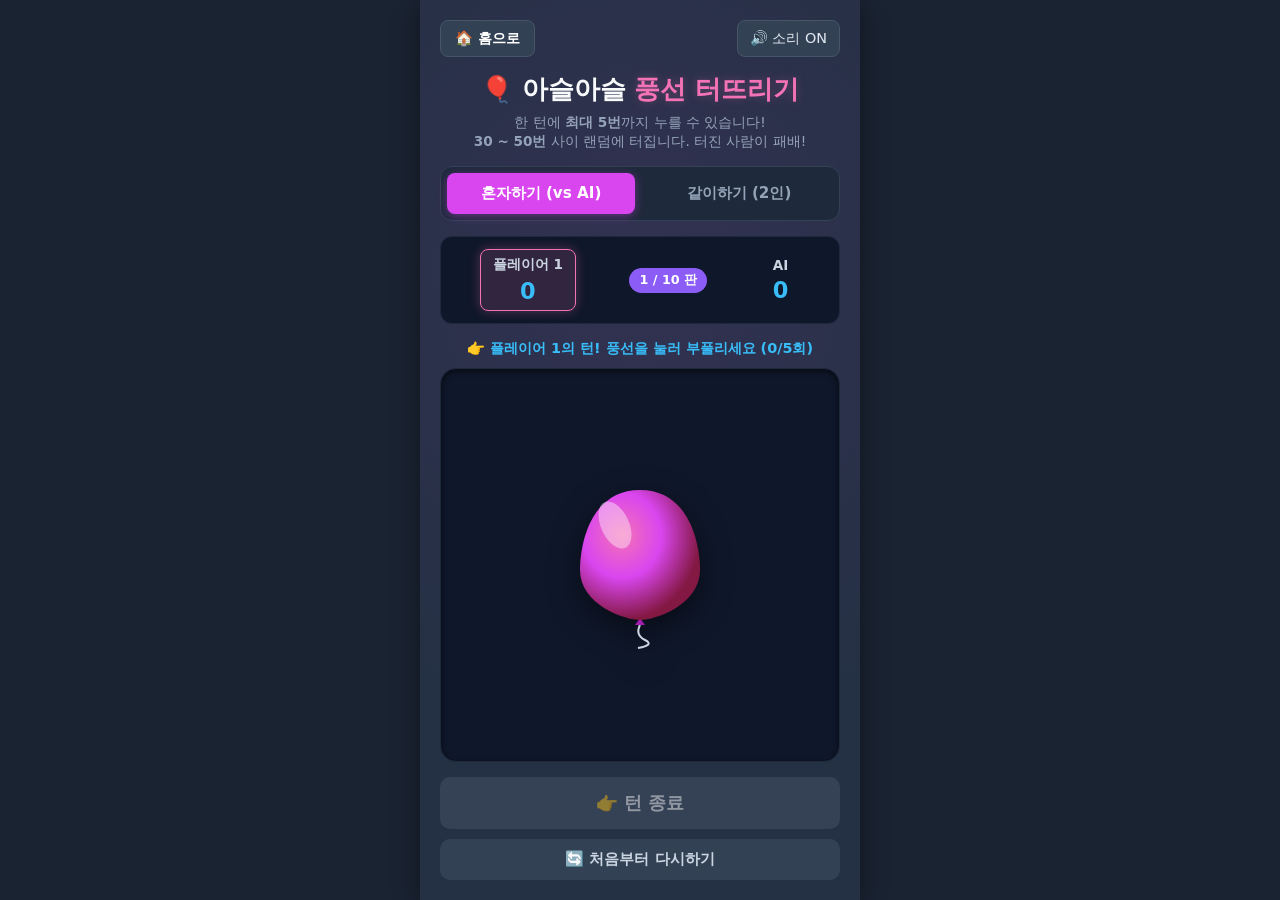
<file: games/balloon_game.html>
<!DOCTYPE html>
<html lang="ko">
<head>
    <meta charset="UTF-8">
    <meta name="viewport" content="width=device-width, initial-scale=1.0">
    <title>🎈 아슬아슬 풍선 터뜨리기!</title>
    <style>
        * { box-sizing: border-box; margin: 0; padding: 0; font-family: 'Pretendard', -apple-system, BlinkMacSystemFont, system-ui, Roboto, sans-serif; user-select: none; }
        
        body { 
            background-color: #1a2332; 
            display: flex; 
            justify-content: center; 
            align-items: flex-start; 
            min-height: 100vh; 
            padding: 0; 
            color: #fff; 
            overflow-x: hidden;
        }
        
        .container { 
            background: #243044; 
            width: 100%; 
            max-width: 440px; 
            min-height: 100vh; 
            padding: 20px; 
            text-align: center; 
            box-shadow: 0 4px 25px rgba(0,0,0,0.4); 
            display: flex; 
            flex-direction: column; 
            position: relative;
            background-image: radial-gradient(circle at 50% 30%, rgba(217, 70, 239, 0.08), transparent 70%);
        }
        
        .header { 
            display: flex; 
            align-items: center; 
            justify-content: space-between; 
            margin-bottom: 15px; 
        }

        .home-btn { 
            text-decoration: none; 
            color: #ffffff; 
            font-weight: bold; 
            font-size: 0.9rem; 
            background: #334155; 
            padding: 8px 14px; 
            border-radius: 8px; 
            display: inline-flex; 
            align-items: center; 
            gap: 6px; 
            transition: 0.2s; 
            border: 1px solid #475569; 
        }
        .home-btn:hover { background: #475569; }

        .sound-btn {
            background: #334155;
            color: #e2e8f0;
            border: 1px solid #475569;
            padding: 8px 12px;
            border-radius: 8px;
            cursor: pointer;
            font-size: 0.9rem;
            transition: 0.2s;
        }
        .sound-btn:hover { background: #475569; }

        h1 { font-size: 1.6rem; color: #f8fafc; margin-bottom: 6px; font-weight: 800; }
        .pink-accent { color: #f472b6; text-shadow: 0 0 10px rgba(244, 114, 182, 0.3); }

        .description { font-size: 0.85rem; color: #94a3b8; margin-bottom: 15px; line-height: 1.4; }

        .mode-selector {
            display: flex;
            gap: 10px;
            margin-bottom: 15px;
            background: #1e293b;
            padding: 6px;
            border-radius: 12px;
            border: 1px solid #334155;
        }

        .mode-btn {
            flex: 1;
            padding: 10px;
            font-size: 0.95rem;
            font-weight: bold;
            border: none;
            border-radius: 8px;
            background: transparent;
            color: #94a3b8;
            cursor: pointer;
            transition: all 0.2s;
        }

        .mode-btn.active {
            background: #d946ef;
            color: #ffffff;
            box-shadow: 0 2px 10px rgba(217, 70, 239, 0.4);
        }

        .scoreboard {
            background: #0f172a;
            border-radius: 12px;
            padding: 12px;
            margin-bottom: 15px;
            border: 1px solid #1e293b;
            display: flex;
            justify-content: space-around;
            align-items: center;
        }

        .player-card {
            display: flex;
            flex-direction: column;
            gap: 4px;
            padding: 6px 12px;
            border-radius: 8px;
            transition: all 0.3s ease;
        }

        .player-card.turn {
            background: rgba(244, 114, 182, 0.15);
            border: 1px solid #f472b6;
            box-shadow: 0 0 12px rgba(244, 114, 182, 0.3);
        }

        .player-name { font-size: 0.85rem; color: #cbd5e1; font-weight: 600; }
        .player-score { font-size: 1.4rem; font-weight: 800; color: #38bdf8; }

        .round-tag {
            background: #8b5cf6;
            color: white;
            font-size: 0.8rem;
            font-weight: bold;
            padding: 4px 10px;
            border-radius: 20px;
        }

        .stage {
            flex: 1;
            min-height: 300px;
            background: #0f172a;
            border-radius: 16px;
            border: 1px solid #1e293b;
            display: flex;
            flex-direction: column;
            align-items: center;
            justify-content: center;
            position: relative;
            overflow: hidden;
            box-shadow: inset 0 2px 6px rgba(0,0,0,0.6);
            margin-bottom: 15px;
        }

        #particleCanvas {
            position: absolute;
            top: 0;
            left: 0;
            width: 100%;
            height: 100%;
            pointer-events: none;
            z-index: 10;
        }

        .balloon-container {
            position: relative;
            cursor: pointer;
            display: flex;
            justify-content: center;
            align-items: center;
            transition: transform 0.15s cubic-bezier(0.175, 0.885, 0.32, 1.275);
        }

        .balloon-container:active {
            transform: scale(0.96);
        }

        .balloon-container.disabled {
            cursor: not-allowed;
            opacity: 0.8;
        }

        .balloon-svg {
            filter: drop-shadow(0 10px 15px rgba(0,0,0,0.5));
            transition: filter 0.3s ease;
        }

        .controls {
            display: flex;
            flex-direction: column;
            gap: 10px;
        }

        .btn { 
            width: 100%; 
            padding: 14px; 
            font-size: 1.1rem; 
            font-weight: bold; 
            border: none; 
            border-radius: 10px; 
            cursor: pointer; 
            transition: all 0.2s ease; 
            color: white; 
            display: flex;
            align-items: center;
            justify-content: center;
            gap: 8px;
        }

        .btn-turn { 
            background: linear-gradient(135deg, #e11d48, #be123c); 
            box-shadow: 0 4px 12px rgba(225, 29, 72, 0.3);
        }
        .btn-turn:hover:not(:disabled) { 
            background: linear-gradient(135deg, #f43f5e, #e11d48); 
            transform: translateY(-1px);
        }
        .btn-turn:disabled {
            background: #475569;
            opacity: 0.5;
            cursor: not-allowed;
            box-shadow: none;
        }

        .btn-restart {
            background: #334155;
            color: #cbd5e1;
            font-size: 0.95rem;
            padding: 10px;
        }
        .btn-restart:hover { background: #475569; color: #fff; }

        .status-msg {
            font-size: 0.9rem;
            color: #38bdf8;
            min-height: 24px;
            margin-bottom: 5px;
            font-weight: 600;
        }

        .status-msg.warning {
            color: #fbbf24;
        }

        .modal-overlay {
            position: absolute;
            top: 0; left: 0; right: 0; bottom: 0;
            background: rgba(15, 23, 42, 0.85);
            backdrop-filter: blur(8px);
            display: flex;
            justify-content: center;
            align-items: center;
            z-index: 100;
            opacity: 0;
            pointer-events: none;
            transition: opacity 0.3s ease;
            border-radius: 20px;
        }

        .modal-overlay.active {
            opacity: 1;
            pointer-events: auto;
        }

        .modal-card {
            background: #243044;
            border: 2px solid #d946ef;
            padding: 25px;
            border-radius: 16px;
            width: 85%;
            max-width: 340px;
            text-align: center;
            box-shadow: 0 10px 30px rgba(217, 70, 239, 0.3);
            transform: scale(0.9);
            transition: transform 0.3s ease;
        }

        .modal-overlay.active .modal-card {
            transform: scale(1);
        }

        .modal-title { font-size: 1.5rem; color: #f8fafc; margin-bottom: 10px; font-weight: 800; }
        .modal-body { font-size: 1rem; color: #cbd5e1; margin-bottom: 20px; line-height: 1.5; }
        .modal-btn {
            background: linear-gradient(135deg, #d946ef, #a855f7);
            color: white;
            font-weight: bold;
            padding: 12px;
            border-radius: 8px;
            border: none;
            width: 100%;
            font-size: 1rem;
            cursor: pointer;
            box-shadow: 0 4px 12px rgba(217, 70, 239, 0.4);
        }
        .modal-btn:hover { background: linear-gradient(135deg, #e879f9, #c084fc); }

        @keyframes popShake {
            0% { transform: scale(var(--bg-scale)) translate(0, 0) rotate(0deg); }
            20% { transform: scale(var(--bg-scale)) translate(-4px, 2px) rotate(-2deg); }
            40% { transform: scale(var(--bg-scale)) translate(4px, -2px) rotate(2deg); }
            60% { transform: scale(var(--bg-scale)) translate(-3px, -2px) rotate(-1deg); }
            80% { transform: scale(var(--bg-scale)) translate(3px, 2px) rotate(1deg); }
            100% { transform: scale(var(--bg-scale)) translate(0, 0) rotate(0deg); }
        }

        .shaking {
            animation: popShake 0.15s ease-in-out infinite;
        }
    </style>
</head>
<body>

<div class="container">
    <div class="header">
        <a href="../index.html" class="home-btn">🏠 홈으로</a>
        <button class="sound-btn" id="soundBtn">🔊 소리 ON</button>
    </div>

    <h1>🎈 아슬아슬 <span class="pink-accent">풍선 터뜨리기</span></h1>
    <p class="description">한 턴에 <b>최대 5번</b>까지 누를 수 있습니다!<br><b>30 ~ 50번</b> 사이 랜덤에 터집니다. 터진 사람이 패배!</p>

    <div class="mode-selector">
        <button class="mode-btn active" id="btnSingle">혼자하기 (vs AI)</button>
        <button class="mode-btn" id="btnMulti">같이하기 (2인)</button>
    </div>

    <div class="scoreboard">
        <div class="player-card turn" id="p1Card">
            <span class="player-name" id="p1Name">플레이어 1</span>
            <span class="player-score" id="p1Score">0</span>
        </div>
        <div class="round-tag" id="roundTag">1 / 10 판</div>
        <div class="player-card" id="p2Card">
            <span class="player-name" id="p2Name">AI</span>
            <span class="player-score" id="p2Score">0</span>
        </div>
    </div>

    <div class="status-msg" id="statusMsg">나의 턴! 풍선을 눌러 부풀리세요 (1~5회 가능)</div>

    <div class="stage" id="stage">
        <canvas id="particleCanvas"></canvas>
        <div class="balloon-container" id="balloonBtn">
            <svg class="balloon-svg" id="balloonSvg" width="140" height="170" viewBox="0 0 140 170">
                <defs>
                    <radialGradient id="balloonGrad" cx="35%" cy="35%" r="65%">
                        <stop offset="0%" stop-color="#f472b6" />
                        <stop offset="50%" stop-color="#d946ef" />
                        <stop offset="100%" stop-color="#831843" />
                    </radialGradient>
                    <radialGradient id="popGrad" cx="35%" cy="35%" r="65%">
                        <stop offset="0%" stop-color="#fca5a5" />
                        <stop offset="50%" stop-color="#ef4444" />
                        <stop offset="100%" stop-color="#7f1d1d" />
                    </radialGradient>
                </defs>
                <path d="M70,145 Q65,155 75,160 T68,168" stroke="#cbd5e1" stroke-width="2" fill="none" id="rope"/>
                <polygon points="65,145 75,145 70,138" fill="#a21caf" id="knot"/>
                <path id="balloonBody" d="M 70,10 C 20,10 10,65 10,90 C 10,125 55,140 70,140 C 85,140 130,125 130,90 C 130,65 120,10 70,10 Z" fill="url(#balloonGrad)"/>
                <ellipse cx="45" cy="45" rx="14" ry="25" fill="rgba(255, 255, 255, 0.4)" transform="rotate(-25 45 45)" id="highlight"/>
            </svg>
        </div>
    </div>

    <div class="controls">
        <button class="btn btn-turn" id="btnEndTurn" disabled>
            <span>👉 턴 종료</span>
        </button>
        <button class="btn btn-restart" id="btnRestartGame">🔄 처음부터 다시하기</button>
    </div>

    <div class="modal-overlay" id="resultModal">
        <div class="modal-card">
            <div class="modal-title" id="modalTitle">🎉 라운드 종료!</div>
            <div class="modal-body" id="modalBody">내용이 들어갑니다.</div>
            <button class="modal-btn" id="modalBtn">다음 라운드</button>
        </div>
    </div>
</div>

<script>
class SoundEngine {
    constructor() {
        this.ctx = null;
        this.muted = false;
    }

    init() {
        if (!this.ctx) {
            const AudioCtx = window.AudioContext || window.webkitAudioContext;
            this.ctx = new AudioCtx();
        }
        if (this.ctx.state === 'suspended') {
            this.ctx.resume();
        }
    }

    playPumpSound(currentCount) {
        if (this.muted) return;
        this.init();
        
        const osc = this.ctx.createOscillator();
        const gain = this.ctx.createGain();
        
        const baseFreq = 220 + (currentCount * 8);
        osc.type = 'sine';
        osc.frequency.setValueAtTime(baseFreq, this.ctx.currentTime);
        osc.frequency.exponentialRampToValueAtTime(baseFreq * 1.5, this.ctx.currentTime + 0.08);

        gain.gain.setValueAtTime(0.3, this.ctx.currentTime);
        gain.gain.exponentialRampToValueAtTime(0.01, this.ctx.currentTime + 0.08);

        osc.connect(gain);
        gain.connect(this.ctx.destination);

        osc.start();
        osc.stop(this.ctx.currentTime + 0.08);
    }

    playPopSound() {
        if (this.muted) return;
        this.init();

        const bufferSize = this.ctx.sampleRate * 0.3;
        const buffer = this.ctx.createBuffer(1, bufferSize, this.ctx.sampleRate);
        const data = buffer.getChannelData(0);
        for (let i = 0; i < bufferSize; i++) {
            data[i] = Math.random() * 2 - 1;
        }

        const noise = this.ctx.createBufferSource();
        noise.buffer = buffer;

        const filter = this.ctx.createBiquadFilter();
        filter.type = 'lowpass';
        filter.frequency.setValueAtTime(800, this.ctx.currentTime);
        filter.frequency.exponentialRampToValueAtTime(50, this.ctx.currentTime + 0.3);

        const gain = this.ctx.createGain();
        gain.gain.setValueAtTime(1.0, this.ctx.currentTime);
        gain.gain.exponentialRampToValueAtTime(0.01, this.ctx.currentTime + 0.3);

        noise.connect(filter);
        filter.connect(gain);
        gain.connect(this.ctx.destination);

        noise.start();
        noise.stop(this.ctx.currentTime + 0.3);
    }
}

const audio = new SoundEngine();

const canvas = document.getElementById('particleCanvas');
const ctx = canvas.getContext('2d');
let particles = [];

function resizeCanvas() {
    canvas.width = canvas.offsetWidth;
    canvas.height = canvas.offsetHeight;
}
window.addEventListener('resize', resizeCanvas);
resizeCanvas();

class Particle {
    constructor(x, y) {
        this.x = x;
        this.y = y;
        this.angle = Math.random() * Math.PI * 2;
        this.speed = Math.random() * 8 + 2;
        this.vx = Math.cos(this.angle) * this.speed;
        this.vy = Math.sin(this.angle) * this.speed;
        this.radius = Math.random() * 5 + 3;
        const colors = ['#ef4444', '#dc2626', '#b91c1c', '#f472b6', '#7f1d1d'];
        this.color = colors[Math.floor(Math.random() * colors.length)];
        this.alpha = 1;
        this.decay = Math.random() * 0.03 + 0.015;
    }

    update() {
        this.x += this.vx;
        this.y += this.vy;
        this.vy += 0.15;
        this.alpha -= this.decay;
    }

    draw() {
        ctx.save();
        ctx.globalAlpha = Math.max(this.alpha, 0);
        ctx.beginPath();
        ctx.arc(this.x, this.y, this.radius, 0, Math.PI * 2);
        ctx.fillStyle = this.color;
        ctx.fill();
        ctx.restore();
    }
}

function triggerPopParticles(centerX, centerY) {
    particles = [];
    for (let i = 0; i < 60; i++) {
        particles.push(new Particle(centerX, centerY));
    }
}

function animateParticles() {
    ctx.clearRect(0, 0, canvas.width, canvas.height);
    particles.forEach((p, index) => {
        p.update();
        p.draw();
        if (p.alpha <= 0) {
            particles.splice(index, 1);
        }
    });
    requestAnimationFrame(animateParticles);
}
animateParticles();

let mode = 'single';
let currentRound = 1;
const maxRounds = 10;
const MAX_TURNS_PER_PUMP = 5;

let p1Score = 0;
let p2Score = 0;

let activePlayer = 1;
let totalPumps = 0;
let turnPumps = 0;
let popThreshold = 0;
let isGameOver = false;
let isAiThinking = false;

const btnSingle = document.getElementById('btnSingle');
const btnMulti = document.getElementById('btnMulti');
const p1NameEl = document.getElementById('p1Name');
const p2NameEl = document.getElementById('p2Name');
const p1ScoreEl = document.getElementById('p1Score');
const p2ScoreEl = document.getElementById('p2Score');
const p1Card = document.getElementById('p1Card');
const p2Card = document.getElementById('p2Card');
const roundTag = document.getElementById('roundTag');
const statusMsg = document.getElementById('statusMsg');

const balloonBtn = document.getElementById('balloonBtn');
const balloonSvg = document.getElementById('balloonSvg');
const balloonBody = document.getElementById('balloonBody');

const btnEndTurn = document.getElementById('btnEndTurn');
const btnRestartGame = document.getElementById('btnRestartGame');
const soundBtn = document.getElementById('soundBtn');

const resultModal = document.getElementById('resultModal');
const modalTitle = document.getElementById('modalTitle');
const modalBody = document.getElementById('modalBody');
const modalBtn = document.getElementById('modalBtn');

function startRound() {
    totalPumps = 0;
    turnPumps = 0;
    isGameOver = false;
    isAiThinking = false;
    
    popThreshold = Math.floor(Math.random() * 21) + 30; 
    
    updateUI();
    resetBalloonVisual();

    // 라운드 시작 시 AI 턴이면 자동으로 AI 작동하도록 수정
    if (mode === 'single' && activePlayer === 2) {
        runAiTurn();
    }
}

function resetBalloonVisual() {
    balloonBody.setAttribute('fill', 'url(#balloonGrad)');
    balloonSvg.style.setProperty('--bg-scale', 1);
    balloonSvg.style.transform = 'scale(1)';
    balloonSvg.classList.remove('shaking');
    balloonBtn.classList.remove('disabled');
}

function updateUI() {
    p1ScoreEl.innerText = p1Score;
    p2ScoreEl.innerText = p2Score;
    roundTag.innerText = `${currentRound} / ${maxRounds} 판`;

    p1Card.classList.toggle('turn', activePlayer === 1);
    p2Card.classList.toggle('turn', activePlayer === 2);

    btnEndTurn.disabled = turnPumps < 1 || isGameOver || isAiThinking;

    if (turnPumps >= MAX_TURNS_PER_PUMP) {
        balloonBtn.classList.add('disabled');
    } else {
        balloonBtn.classList.remove('disabled');
    }

    if (isGameOver) return;

    const currentPlayerName = activePlayer === 1 ? '플레이어 1' : (mode === 'single' ? 'AI' : '플레이어 2');
    
    statusMsg.classList.remove('warning');
    if (mode === 'single' && activePlayer === 2) {
        statusMsg.innerText = `🤖 AI가 풍선을 조심스럽게 부푸는 중...`;
    } else if (turnPumps >= MAX_TURNS_PER_PUMP) {
        statusMsg.classList.add('warning');
        statusMsg.innerText = `⚠️ 턴당 최대 횟수(5회) 완료! '턴 종료'를 눌러주세요.`;
    } else {
        statusMsg.innerText = `👉 ${currentPlayerName}의 턴! 풍선을 눌러 부풀리세요 (${turnPumps}/5회)`;
    }
}

function pumpBalloon() {
    if (isGameOver || isAiThinking) return;
    if (mode === 'single' && activePlayer === 2) return;
    if (turnPumps >= MAX_TURNS_PER_PUMP) return;

    executePump();
}

function executePump() {
    totalPumps++;
    turnPumps++;

    audio.playPumpSound(totalPumps);

    const maxScale = 2.3;
    const progress = Math.min(totalPumps / 50, 1);
    const scale = 1 + (progress * (maxScale - 1));

    balloonSvg.style.setProperty('--bg-scale', scale);
    balloonSvg.style.transform = `scale(${scale})`;

    if (totalPumps >= popThreshold - 5) {
        balloonSvg.classList.add('shaking');
    }

    if (totalPumps >= popThreshold) {
        popBalloon();
    } else {
        updateUI();
    }
}

function popBalloon() {
    isGameOver = true;
    audio.playPopSound();

    balloonBody.setAttribute('fill', 'url(#popGrad)');
    balloonSvg.classList.remove('shaking');
    
    const rect = balloonBtn.getBoundingClientRect();
    const stageRect = document.getElementById('stage').getBoundingClientRect();
    const centerX = rect.left + rect.width / 2 - stageRect.left;
    const centerY = rect.top + rect.height / 2 - stageRect.top;
    
    triggerPopParticles(centerX, centerY);

    balloonSvg.style.transform = 'scale(0.2)';
    balloonSvg.style.opacity = '0.3';

    const loser = activePlayer;
    const winner = loser === 1 ? 2 : 1;

    if (winner === 1) p1Score++;
    else p2Score++;

    const loserName = loser === 1 ? '플레이어 1' : (mode === 'single' ? 'AI' : '플레이어 2');
    const winnerName = winner === 1 ? '플레이어 1' : (mode === 'single' ? 'AI' : '플레이어 2');

    statusMsg.innerText = `💥 펑! ${loserName}이(가) 풍선을 터뜨렸습니다!`;

    setTimeout(() => {
        showRoundResultModal(winnerName, loserName);
    }, 1200);
}

function endTurn() {
    if (isGameOver || turnPumps < 1) return;

    turnPumps = 0;
    activePlayer = activePlayer === 1 ? 2 : 1;
    
    updateUI();

    if (mode === 'single' && activePlayer === 2 && !isGameOver) {
        runAiTurn();
    }
}

function runAiTurn() {
    isAiThinking = true;
    btnEndTurn.disabled = true;

    let aiPumps = Math.floor(Math.random() * 4) + 1; // 1~4회
    
    if (totalPumps > 25 && Math.random() < 0.6) {
        aiPumps = Math.floor(Math.random() * 2) + 1;
    }

    let performed = 0;

    function stepAi() {
        if (isGameOver) {
            isAiThinking = false;
            return;
        }

        executePump();
        performed++;

        if (isGameOver) {
            isAiThinking = false;
            return;
        }

        if (performed < aiPumps && turnPumps < MAX_TURNS_PER_PUMP) {
            setTimeout(stepAi, 600 + Math.random() * 300);
        } else {
            setTimeout(() => {
                isAiThinking = false;
                endTurn();
            }, 500);
        }
    }

    setTimeout(stepAi, 700);
}

function showRoundResultModal(winnerName, loserName) {
    if (currentRound >= maxRounds) {
        modalTitle.innerText = "🏆 최종 게임 종료!";
        let finalWinner = "";
        if (p1Score > p2Score) finalWinner = "🎉 플레이어 1 최종 우승!";
        else if (p2Score > p1Score) finalWinner = `🎉 ${p2NameEl.innerText} 최종 우승!`;
        else finalWinner = "🤝 무승부입니다!";

        modalBody.innerHTML = `<b>최종 스코어</b><br>플레이어 1: ${p1Score}승 <br>${p2NameEl.innerText}: ${p2Score}승<br><br><b>${finalWinner}</b>`;
        modalBtn.innerText = "새 게임 시작";
        modalBtn.onclick = resetFullGame;
    } else {
        modalTitle.innerText = `💥 ${loserName} 패배!`;
        modalBody.innerHTML = `<b>${winnerName}</b>이(가) 승리를 가져갑니다!<br><br>현재 스코어: <b>${p1Score} vs ${p2Score}</b>`;
        modalBtn.innerText = "다음 라운드 시작";
        modalBtn.onclick = () => {
            currentRound++;
            balloonSvg.style.opacity = '1';
            resultModal.classList.remove('active');
            startRound();
        };
    }
    resultModal.classList.add('active');
}

function resetFullGame() {
    currentRound = 1;
    p1Score = 0;
    p2Score = 0;
    activePlayer = 1;
    balloonSvg.style.opacity = '1';
    resultModal.classList.remove('active');
    startRound();
}

balloonBtn.addEventListener('click', () => {
    audio.init();
    pumpBalloon();
});

btnEndTurn.addEventListener('click', endTurn);

btnRestartGame.addEventListener('click', () => {
    if (confirm("정말로 처음부터 다시 시작하시겠습니까?")) {
        resetFullGame();
    }
});

btnSingle.addEventListener('click', () => {
    if (mode === 'single') return;
    mode = 'single';
    btnSingle.classList.add('active');
    btnMulti.classList.remove('active');
    p2NameEl.innerText = "AI";
    resetFullGame();
});

btnMulti.addEventListener('click', () => {
    if (mode === 'multi') return;
    mode = 'multi';
    btnMulti.classList.add('active');
    btnSingle.classList.remove('active');
    p2NameEl.innerText = "플레이어 2";
    resetFullGame();
});

soundBtn.addEventListener('click', () => {
    audio.muted = !audio.muted;
    soundBtn.innerText = audio.muted ? "🔇 소리 OFF" : "🔊 소리 ON";
});

window.onload = () => {
    startRound();
};
</script>
</body>
</html>
</file>
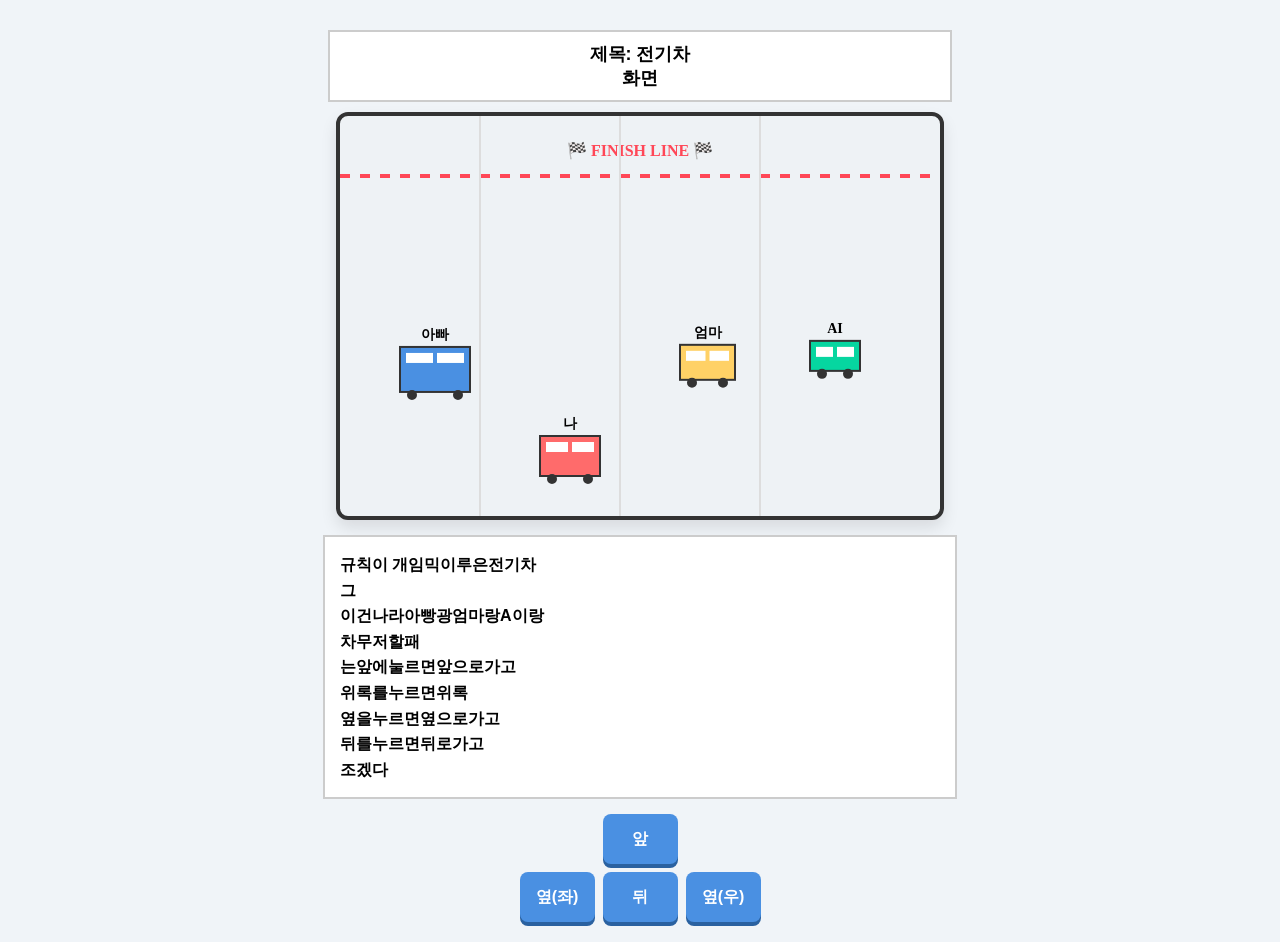
<file: games/car_game1.html>
<!DOCTYPE html>
<html lang="ko">
<head>
    <meta charset="UTF-8">
    <title>전기차 레이싱</title>
    <style>
        body {
            background-color: #f0f4f8;
            font-family: 'Malgun Gothic', sans-serif;
            text-align: center;
            margin: 0;
            padding: 20px;
        }
        #rules-title {
            background-color: #FFF;
            border: 2px solid #ccc;
            padding: 10px;
            margin: 10px auto;
            max-width: 600px;
            font-weight: bold;
            font-size: 18px;
        }
        #gameCanvas {
            background-color: #eef2f5;
            border: 4px solid #333;
            border-radius: 12px;
            box-shadow: 0 8px 16px rgba(0,0,0,0.1);
            display: block;
            margin: 0 auto;
        }
        #rules-content {
            background-color: #FFF;
            border: 2px solid #ccc;
            padding: 15px;
            margin: 15px auto;
            max-width: 600px;
            text-align: left;
            font-weight: bold;
            line-height: 1.6;
        }
        .controls {
            margin-top: 15px;
            display: flex;
            flex-direction: column;
            align-items: center;
            gap: 8px;
        }
        .btn-row { display: flex; gap: 8px; }
        button {
            width: 75px;
            height: 50px;
            font-size: 16px;
            font-weight: bold;
            background-color: #4A90E2;
            color: white;
            border: none;
            border-radius: 8px;
            cursor: pointer;
            box-shadow: 0 4px #2a61a0;
        }
        button:active {
            box-shadow: 0 2px #2a61a0;
            transform: translateY(2px);
        }
    </style>
</head>
<body>

    <div id="rules-title">제목: 전기차<br>화면</div>

    <canvas id="gameCanvas" width="600" height="400"></canvas>

    <div id="rules-content">
        규칙이 개임믹이루은전기차<br>
        그<br>
        이건나라아빵광엄마랑A이랑<br>
        차무저할패<br>
        는앞에눌르면앞으로가고<br>
        위록를누르면위록<br>
        옆을누르면옆으로가고<br>
        뒤를누르면뒤로가고<br>
        조겠다
    </div>

    <div class="controls">
        <button onclick="movePlayer('up')">앞</button>
        <div class="btn-row">
            <button onclick="movePlayer('left')">옆(좌)</button>
            <button onclick="movePlayer('down')">뒤</button>
            <button onclick="movePlayer('right')">옆(우)</button>
        </div>
    </div>

    <script>
        const canvas = document.getElementById("gameCanvas");
        const ctx = canvas.getContext("2d");

        // 4대의 캐릭터 설정 (아빠, 나, 엄마, AI)
        const cars = [
            { name: "아빠", x: 60,  y: 320, color: "#4A90E2", width: 70, height: 45 },
            { name: "나",   x: 200, y: 320, color: "#FF6B6B", width: 60, height: 40 },
            { name: "엄마", x: 340, y: 320, color: "#FFD166", width: 55, height: 35 },
            { name: "AI",   x: 470, y: 320, color: "#06D6A0", width: 50, height: 30 }
        ];

        let gameOver = false;
        let winner = "";

        // 키보드 방향키 조작 지원
        window.addEventListener("keydown", (e) => {
            if (gameOver) return;
            if (e.key === "ArrowUp") movePlayer('up');
            if (e.key === "ArrowDown") movePlayer('down');
            if (e.key === "ArrowLeft") movePlayer('left');
            if (e.key === "ArrowRight") movePlayer('right');
        });

        function movePlayer(dir) {
            if (gameOver) return;
            const player = cars[1]; // '나' 조작
            const step = 15;

            if (dir === 'up' && player.y > 60) player.y -= step;
            if (dir === 'down' && player.y < canvas.height - 50) player.y += step;
            if (dir === 'left' && player.x > 160) player.x -= step;
            if (dir === 'right' && player.x < 300) player.x += step;

            checkWin(player);
        }

        function updateAI() {
            if (gameOver) return;

            cars.forEach((car, index) => {
                if (index !== 1) { // '나'를 제외한 다른 차량 자동 이동
                    const speed = Math.random() * 1.5 + 0.5;
                    car.y -= speed;
                    checkWin(car);
                }
            });
        }

        function checkWin(car) {
            if (car.y <= 60 && !gameOver) {
                gameOver = true;
                winner = car.name;
            }
        }

        function drawCar(car) {
            // 차체
            ctx.fillStyle = car.color;
            ctx.fillRect(car.x, car.y, car.width, car.height);
            ctx.strokeStyle = "#333";
            ctx.lineWidth = 2;
            ctx.strokeRect(car.x, car.y, car.width, car.height);

            // 창문 2개
            ctx.fillStyle = "#FFFFFF";
            ctx.fillRect(car.x + 6, car.y + 6, car.width / 2 - 8, 10);
            ctx.fillRect(car.x + car.width / 2 + 2, car.y + 6, car.width / 2 - 8, 10);

            // 바퀴
            ctx.fillStyle = "#333";
            ctx.beginPath();
            ctx.arc(car.x + 12, car.y + car.height + 3, 5, 0, Math.PI * 2);
            ctx.arc(car.x + car.width - 12, car.y + car.height + 3, 5, 0, Math.PI * 2);
            ctx.fill();

            // 이름표
            ctx.fillStyle = "#000";
            ctx.font = "bold 14px Malgun Gothic";
            ctx.textAlign = "center";
            ctx.fillText(car.name, car.x + car.width / 2, car.y - 8);
        }

        function gameLoop() {
            ctx.clearRect(0, 0, canvas.width, canvas.height);

            // 결승선
            ctx.strokeStyle = "#FF4757";
            ctx.lineWidth = 4;
            ctx.beginPath();
            ctx.setLineDash([10, 10]);
            ctx.moveTo(0, 60);
            ctx.lineTo(canvas.width, 60);
            ctx.stroke();
            ctx.setLineDash([]);

            ctx.fillStyle = "#FF4757";
            ctx.font = "bold 16px Malgun Gothic";
            ctx.textAlign = "center";
            ctx.fillText("🏁 FINISH LINE 🏁", canvas.width / 2, 40);

            // 레인 구분선
            ctx.strokeStyle = "#DDD";
            ctx.lineWidth = 2;
            [140, 280, 420].forEach(x => {
                ctx.beginPath();
                ctx.moveTo(x, 0);
                ctx.lineTo(x, canvas.height);
                ctx.stroke();
            });

            // 게임 진행
            updateAI();
            cars.forEach(drawCar);

            // 게임 종료 화면
            if (gameOver) {
                ctx.fillStyle = "rgba(0, 0, 0, 0.75)";
                ctx.fillRect(0, 0, canvas.width, canvas.height);

                ctx.fillStyle = "#FFF";
                ctx.font = "bold 30px Malgun Gothic";
                ctx.textAlign = "center";
                ctx.fillText(`🎉 ${winner} 승리! 🎉`, canvas.width / 2, canvas.height / 2 - 10);

                ctx.font = "16px Malgun Gothic";
                ctx.fillText("F5를 눌러 다시 시작하세요", canvas.width / 2, canvas.height / 2 + 30);
            } else {
                requestAnimationFrame(gameLoop);
            }
        }

        // 게임 시작
        gameLoop();
    </script>
</body>
</html>
</file>
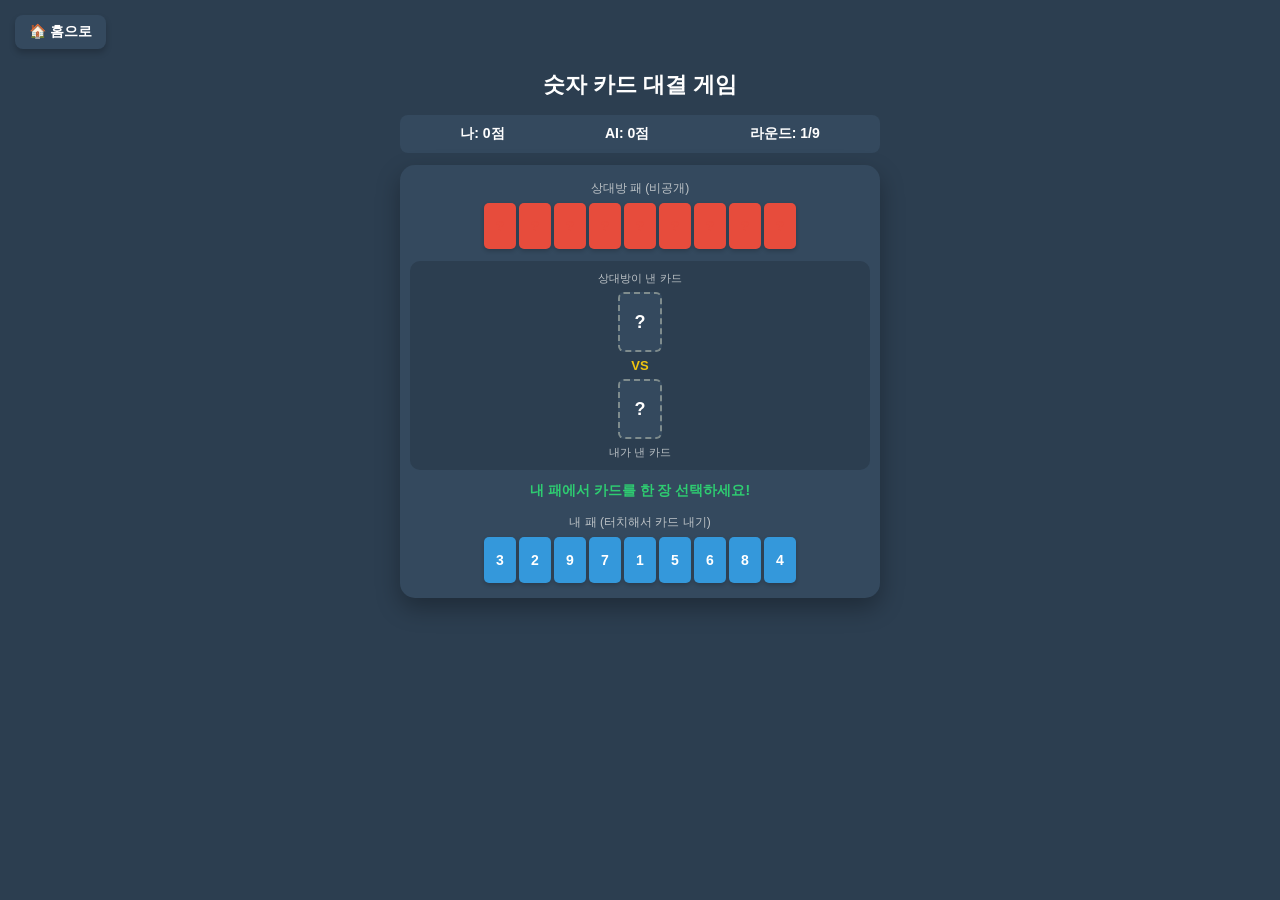
<file: games/card_battle.html>
<!DOCTYPE html>
<html lang="ko">
<head>
    <meta charset="UTF-8">
    <meta name="viewport" content="width=device-width, initial-scale=1.0, maximum-scale=1.0, user-scalable=no">
    <title>숫자 카드 대결 게임</title>
    <style>
        * {
            box-sizing: border-box;
            touch-action: manipulation;
        }

        body {
            font-family: 'Arial', sans-serif;
            background-color: #2c3e50;
            color: white;
            display: flex;
            flex-direction: column;
            align-items: center;
            justify-content: flex-start;
            min-height: 100vh;
            margin: 0;
            padding: 60px 10px 20px 10px;
        }

        .btn-home {
            position: fixed;
            top: 15px;
            left: 15px;
            background: #34495e;
            color: #ffffff;
            text-decoration: none;
            padding: 8px 14px;
            border-radius: 8px;
            font-size: 14px;
            font-weight: bold;
            box-shadow: 0 4px 6px rgba(0,0,0,0.2);
            transition: background 0.2s, transform 0.2s;
            z-index: 1000;
        }
        .btn-home:hover {
            background: #2980b9;
        }

        h1 {
            margin-top: 10px;
            margin-bottom: 15px;
            font-size: 22px;
            text-align: center;
        }

        /* 점수판 */
        .score-board {
            display: flex;
            justify-content: space-around;
            width: 100%;
            max-width: 480px;
            font-size: 14px;
            font-weight: bold;
            margin-bottom: 12px;
            background: #34495e;
            padding: 10px;
            border-radius: 8px;
        }

        /* 게임 메인 화면 박스 */
        .game-board {
            background: #34495e;
            width: 100%;
            max-width: 480px;
            padding: 15px 10px;
            border-radius: 15px;
            box-shadow: 0 10px 25px rgba(0,0,0,0.3);
            display: flex;
            flex-direction: column;
            align-items: center;
            gap: 12px;
        }

        .section-title {
            font-size: 12px;
            color: #bdc3c7;
            margin-bottom: 6px;
        }

        /* 패 영역 - 한 줄 정렬 및 가로 폭에 맞게 자동 조절 */
        .ai-hand-area, .player-hand-area {
            display: flex;
            gap: 3px;
            justify-content: center;
            align-items: center;
            width: 100%;
            flex-wrap: nowrap; /* 무조건 한 줄 유지 */
        }

        /* 1줄에 9개가 딱 맞게 들어가도록 크기 축소 */
        .card {
            width: 32px;
            height: 46px;
            background: #ecf0f1;
            color: #2c3e50;
            font-weight: bold;
            font-size: 14px;
            display: flex;
            align-items: center;
            justify-content: center;
            border-radius: 5px;
            box-shadow: 0 2px 4px rgba(0,0,0,0.2);
            user-select: none;
            -webkit-tap-highlight-color: transparent;
            flex-shrink: 0;
        }

        /* 화면 폭이 더 좁은 스마트폰(360px 이하) 반응형 처리 */
        @media (max-width: 380px) {
            .card {
                width: 28px;
                height: 42px;
                font-size: 13px;
            }
        }

        .card.back {
            background: #e74c3c;
            color: #e74c3c;
        }

        /* 가운데 카드 제출 영역 */
        .battle-center {
            display: flex;
            flex-direction: column;
            align-items: center;
            gap: 6px;
            background: #2c3e50;
            padding: 10px;
            border-radius: 10px;
            width: 100%;
        }

        .center-slot {
            width: 44px;
            height: 60px;
            border: 2px dashed #7f8c8d;
            border-radius: 6px;
            display: flex;
            align-items: center;
            justify-content: center;
            font-size: 18px;
            font-weight: bold;
            background: #34495e;
        }

        .vs-text {
            font-size: 13px;
            font-weight: bold;
            color: #f1c40f;
        }

        .card.interactive {
            cursor: pointer;
            transition: transform 0.1s, background 0.2s;
            background: #3498db;
            color: white;
        }

        .card.interactive:active {
            transform: scale(0.92);
            background: #2980b9;
        }

        .card.used {
            opacity: 0.15;
            cursor: not-allowed;
            background: #7f8c8d;
        }

        .status-text {
            font-size: 14px;
            font-weight: bold;
            min-height: 20px;
            color: #2ecc71;
            text-align: center;
            word-break: keep-all;
        }

        #btn-restart {
            padding: 10px 20px;
            font-size: 15px;
            font-weight: bold;
            background: #2ecc71;
            color: white;
            border: none;
            border-radius: 8px;
            cursor: pointer;
            display: none;
            width: 100%;
            max-width: 180px;
        }
        #btn-restart:active { background: #27ae60; }
    </style>
</head>
<body>

    <a href="../index.html" class="btn-home">🏠 홈으로</a>

    <h1>숫자 카드 대결 게임</h1>

    <!-- 점수판 -->
    <div class="score-board">
        <div>나: <span id="player-score">0</span>점</div>
        <div>AI: <span id="ai-score">0</span>점</div>
        <div>라운드: <span id="round-count">1</span>/9</div>
    </div>

    <!-- 게임판 -->
    <div class="game-board">
        <div style="text-align: center; width: 100%;">
            <div class="section-title">상대방 패 (비공개)</div>
            <div class="ai-hand-area" id="ai-cards"></div>
        </div>

        <div class="battle-center">
            <div style="font-size: 11px; color: #bdc3c7;">상대방이 낸 카드</div>
            <div class="center-slot" id="ai-center-slot">?</div>
            <div class="vs-text">VS</div>
            <div class="center-slot" id="player-center-slot">?</div>
            <div style="font-size: 11px; color: #bdc3c7;">내가 낸 카드</div>
        </div>

        <div class="status-text" id="status-text">내 패에서 카드를 한 장 선택하세요!</div>

        <div style="text-align: center; width: 100%;">
            <div class="section-title">내 패 (터치해서 카드 내기)</div>
            <div class="player-hand-area" id="player-cards"></div>
        </div>

        <button id="btn-restart">게임 다시 시작</button>
    </div>

    <script>
        let aiCards = [];
        let playerCards = [];
        let playerScore = 0;
        let aiScore = 0;
        let currentRound = 1;
        let isPlaying = true;

        const aiCardsContainer = document.getElementById('ai-cards');
        const playerCardsContainer = document.getElementById('player-cards');
        const aiCenterSlot = document.getElementById('ai-center-slot');
        const playerCenterSlot = document.getElementById('player-center-slot');
        const statusText = document.getElementById('status-text');
        const playerScoreSpan = document.getElementById('player-score');
        const aiScoreSpan = document.getElementById('ai-score');
        const roundCountSpan = document.getElementById('round-count');
        const btnRestart = document.getElementById('btn-restart');

        function initGame() {
            playerScore = 0;
            aiScore = 0;
            currentRound = 1;
            isPlaying = true;
            
            playerScoreSpan.innerText = '0';
            aiScoreSpan.innerText = '0';
            roundCountSpan.innerText = '1';
            statusText.innerText = '내 패에서 카드를 한 장 선택하세요!';
            btnRestart.style.display = 'none';

            aiCenterSlot.innerText = '?';
            playerCenterSlot.innerText = '?';

            let numbers = [1, 2, 3, 4, 5, 6, 7, 8, 9];
            aiCards = shuffleArray([...numbers]);
            playerCards = shuffleArray([...numbers]);

            renderUI();
        }

        function shuffleArray(array) {
            for (let i = array.length - 1; i > 0; i--) {
                const j = Math.floor(Math.random() * (i + 1));
                [array[i], array[j]] = [array[j], array[i]];
            }
            return array;
        }

        function renderUI() {
            aiCardsContainer.innerHTML = '';
            aiCards.forEach(card => {
                const cardEl = document.createElement('div');
                cardEl.className = card !== null ? 'card back' : 'card used';
                cardEl.innerText = card !== null ? '?' : '';
                aiCardsContainer.appendChild(cardEl);
            });

            playerCardsContainer.innerHTML = '';
            playerCards.forEach((card, index) => {
                const cardEl = document.createElement('div');
                if (card !== null) {
                    cardEl.className = 'card interactive';
                    cardEl.innerText = card;
                    cardEl.addEventListener('click', () => playTurn(index));
                } else {
                    cardEl.className = 'card used';
                    cardEl.innerText = '';
                }
                playerCardsContainer.appendChild(cardEl);
            });
        }

        function playTurn(playerCardIndex) {
            if (!isPlaying) return;

            const myCard = playerCards[playerCardIndex];
            if (myCard === null) return;

            let availableAiIndices = [];
            aiCards.forEach((c, idx) => {
                if (c !== null) availableAiIndices.push(idx);
            });
            const randomAiIdx = availableAiIndices[Math.floor(Math.random() * availableAiIndices.length)];
            const aiCard = aiCards[randomAiIdx];

            playerCards[playerCardIndex] = null;
            aiCards[randomAiIdx] = null;

            playerCenterSlot.innerText = myCard;
            aiCenterSlot.innerText = aiCard;

            let roundResult = '';
            if (myCard > aiCard) {
                playerScore++;
                roundResult = `🔥 승리! (${myCard} vs ${aiCard})`;
            } else if (myCard < aiCard) {
                aiScore++;
                roundResult = `💧 패배... (${myCard} vs ${aiCard})`;
            } else {
                roundResult = `🤝 무승부! (${myCard} vs ${aiCard})`;
            }

            playerScoreSpan.innerText = playerScore;
            aiScoreSpan.innerText = aiScore;
            statusText.innerText = roundResult;

            renderUI();

            if (currentRound >= 9) {
                isPlaying = false;
                endGame();
            } else {
                currentRound++;
                roundCountSpan.innerText = currentRound;
            }
        }

        function endGame() {
            let finalMessage = '';
            if (playerScore > aiScore) {
                finalMessage = `🏆 최종 승리! (${playerScore}점 vs ${aiScore}점)`;
            } else if (playerScore < aiScore) {
                finalMessage = `😢 최종 패배... (${playerScore}점 vs ${aiScore}점)`;
            } else {
                finalMessage = `🤝 최종 무승부! (${playerScore}점)`;
            }

            statusText.innerText = finalMessage;
            btnRestart.style.display = 'block';
        }

        btnRestart.addEventListener('click', initGame);
        initGame();
    </script>
</body>
</html>
</file>
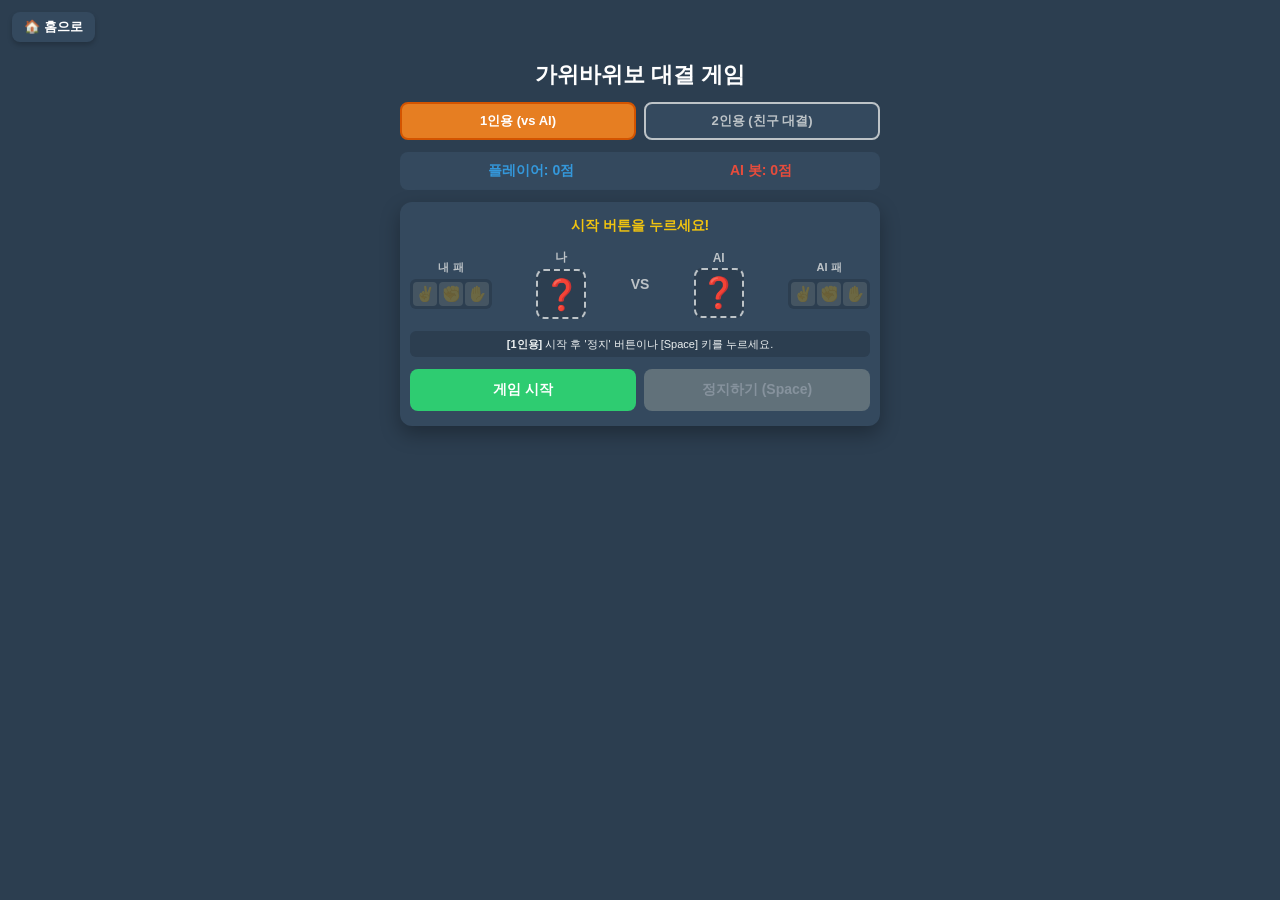
<file: games/Rock-paper-scissors.html>
<!DOCTYPE html>
<html lang="ko">
<head>
    <meta charset="UTF-8">
    <meta name="viewport" content="width=device-width, initial-scale=1.0, maximum-scale=1.0, user-scalable=no">
    <title>가위바위보 게임</title>
    <style>
        * {
            box-sizing: border-box;
            touch-action: manipulation;
        }

        body {
            font-family: 'Arial', sans-serif;
            background-color: #2c3e50;
            color: white;
            display: flex;
            flex-direction: column;
            align-items: center;
            justify-content: flex-start;
            min-height: 100vh;
            margin: 0;
            padding: 55px 10px 20px 10px;
        }

        .btn-home {
            position: fixed;
            top: 12px;
            left: 12px;
            background: #34495e;
            color: #ffffff;
            text-decoration: none;
            padding: 6px 12px;
            border-radius: 8px;
            font-size: 13px;
            font-weight: bold;
            box-shadow: 0 3px 5px rgba(0,0,0,0.2);
            z-index: 1000;
        }
        .btn-home:hover { background: #2980b9; }

        h1 {
            margin-top: 5px;
            margin-bottom: 12px;
            font-size: 22px;
            text-align: center;
        }

        .mode-selector {
            display: flex;
            gap: 8px;
            margin-bottom: 12px;
            width: 100%;
            max-width: 480px;
        }

        .mode-btn {
            flex: 1;
            padding: 8px;
            font-size: 13px;
            font-weight: bold;
            border: 2px solid #bdc3c7;
            background: #34495e;
            color: #bdc3c7;
            border-radius: 8px;
            cursor: pointer;
        }

        .mode-btn.active {
            background: #e67e22;
            border-color: #d35400;
            color: white;
        }

        .score-board {
            display: flex;
            justify-content: space-around;
            width: 100%;
            max-width: 480px;
            margin-bottom: 12px;
            background: #34495e;
            padding: 10px;
            border-radius: 8px;
            font-weight: bold;
            font-size: 14px;
        }

        .score-p1 { color: #3498db; }
        .score-p2 { color: #e74c3c; }

        .game-screen {
            display: flex;
            flex-direction: column;
            align-items: center;
            background: #34495e;
            width: 100%;
            max-width: 480px;
            padding: 15px 10px;
            border-radius: 12px;
            box-shadow: 0 8px 20px rgba(0,0,0,0.3);
        }

        .result-text {
            font-size: 14px;
            font-weight: bold;
            margin-bottom: 12px;
            min-height: 20px;
            text-align: center;
            color: #f1c40f;
            word-break: keep-all;
        }

        .arena {
            display: flex;
            justify-content: space-between;
            align-items: center;
            width: 100%;
            margin-bottom: 12px;
        }

        .section-group {
            display: flex;
            flex-direction: column;
            align-items: center;
            gap: 4px;
        }

        .section-title {
            font-size: 11px;
            font-weight: bold;
            color: #bdc3c7;
        }

        .hands-row {
            display: flex;
            gap: 2px;
            background: #2c3e50;
            padding: 3px;
            border-radius: 6px;
        }

        .mini-hand {
            font-size: 15px;
            width: 24px;
            height: 24px;
            display: flex;
            align-items: center;
            justify-content: center;
            border-radius: 4px;
            background: #7f8c8d;
            opacity: 0.3;
        }

        .mini-hand.active {
            opacity: 1;
            background: #f1c40f;
        }

        .center-box-container {
            display: flex;
            flex-direction: column;
            align-items: center;
            gap: 3px;
        }

        .final-box {
            font-size: 30px;
            width: 50px;
            height: 50px;
            display: flex;
            align-items: center;
            justify-content: center;
            border: 2px dashed #bdc3c7;
            border-radius: 8px;
            background: #2c3e50;
        }

        .final-box.selected {
            border-style: solid;
            border-color: #2ecc71;
            background: #e8f8f5;
            color: #2c3e50;
        }

        .vs-label {
            font-size: 12px;
            font-weight: bold;
            color: #bdc3c7;
        }

        .guide-box {
            font-size: 11px;
            color: #ecf0f1;
            background: #2c3e50;
            padding: 6px 8px;
            border-radius: 6px;
            width: 100%;
            text-align: center;
            margin-bottom: 12px;
            line-height: 1.3;
        }

        .btn-container {
            display: flex;
            gap: 8px;
            width: 100%;
        }

        button.action-btn {
            flex: 1;
            padding: 12px 6px;
            font-size: 14px;
            border: none;
            border-radius: 8px;
            cursor: pointer;
            font-weight: bold;
            -webkit-tap-highlight-color: transparent;
        }

        #btn-start {
            background-color: #2ecc71;
            color: white;
        }
        #btn-start:active { background-color: #27ae60; }

        #btn-p1-stop {
            background-color: #3498db;
            color: white;
        }
        #btn-p1-stop:active { background-color: #2980b9; }

        #btn-p2-stop {
            background-color: #e74c3c;
            color: white;
        }
        #btn-p2-stop:active { background-color: #c0392b; }
        
        button:disabled {
            background-color: #7f8c8d !important;
            cursor: not-allowed;
            color: #bdc3c7 !important;
            opacity: 0.6;
        }
    </style>
</head>
<body>

    <a href="../index.html" class="btn-home">🏠 홈으로</a>

    <h1>가위바위보 대결 게임</h1>

    <div class="mode-selector">
        <button class="mode-btn active" id="mode-1p" onclick="setMode('1p')">1인용 (vs AI)</button>
        <button class="mode-btn" id="mode-2p" onclick="setMode('2p')">2인용 (친구 대결)</button>
    </div>

    <div class="score-board">
        <div class="score-p1"><span id="label-p1">플레이어</span>: <span id="p1-score">0</span>점</div>
        <div class="score-p2"><span id="label-p2">AI 봇</span>: <span id="p2-score">0</span>점</div>
    </div>

    <div class="game-screen">
        <div class="result-text" id="result-text">시작 버튼을 누르세요!</div>

        <div class="arena">
            <div class="section-group">
                <span class="section-title" id="title-p1">내 패</span>
                <div class="hands-row">
                    <div class="mini-hand" id="p1-h-0">✌️</div>
                    <div class="mini-hand" id="p1-h-1">✊</div>
                    <div class="mini-hand" id="p1-h-2">✋</div>
                </div>
            </div>

            <div class="center-box-container">
                <span class="vs-label" id="box-label-p1">나</span>
                <div class="final-box" id="p1-final">❓</div>
            </div>

            <div class="vs-label" style="font-size: 14px;">VS</div>

            <div class="center-box-container">
                <span class="vs-label" id="box-label-p2">AI</span>
                <div class="final-box" id="p2-final">❓</div>
            </div>

            <div class="section-group">
                <span class="section-title" id="title-p2">AI 패</span>
                <div class="hands-row">
                    <div class="mini-hand" id="p2-h-0">✌️</div>
                    <div class="mini-hand" id="p2-h-1">✊</div>
                    <div class="mini-hand" id="p2-h-2">✋</div>
                </div>
            </div>
        </div>

        <div class="guide-box" id="guide-box">
            <b>[안내]</b> 게임 시작 버튼을 터치하세요.
        </div>

        <div class="btn-container" id="btn-area">
            <button class="action-btn" id="btn-start">게임 시작</button>
            <button class="action-btn" id="btn-p1-stop" style="display:none;" disabled>1P 정지 (Space)</button>
            <button class="action-btn" id="btn-p2-stop" style="display:none;" disabled>2P 정지 (Enter)</button>
        </div>
    </div>

    <script>
        let currentMode = '1p';

        const p1ScoreSpan = document.getElementById('p1-score');
        const p2ScoreSpan = document.getElementById('p2-score');
        const labelP1 = document.getElementById('label-p1');
        const labelP2 = document.getElementById('label-p2');
        const titleP1 = document.getElementById('title-p1');
        const titleP2 = document.getElementById('title-p2');
        const boxLabelP1 = document.getElementById('box-label-p1');
        const boxLabelP2 = document.getElementById('box-label-p2');
        
        const resultText = document.getElementById('result-text');
        const btnStart = document.getElementById('btn-start');
        const btnP1Stop = document.getElementById('btn-p1-stop');
        const btnP2Stop = document.getElementById('btn-p2-stop');
        const guideBox = document.getElementById('guide-box');

        const p1FinalBox = document.getElementById('p1-final');
        const p2FinalBox = document.getElementById('p2-final');

        const hands = ['✌️', '✊', '✋']; 
        let p1Score = 0;
        let p2Score = 0;
        
        let p1Interval = null;
        let p2Interval = null;
        
        let isRunning = false;
        let p1Stopped = false;
        let p2Stopped = false;

        let curP1Index = 0;
        let curP2Index = 0;
        let finalP1Hand = '';
        let finalP2Hand = '';

        function setMode(mode) {
            if (isRunning) return; 
            currentMode = mode;
            
            document.getElementById('mode-1p').classList.remove('active');
            document.getElementById('mode-2p').classList.remove('active');

            if (mode === '1p') {
                document.getElementById('mode-1p').classList.add('active');
                labelP1.innerText = '플레이어';
                labelP2.innerText = 'AI 봇';
                titleP1.innerText = '내 패';
                titleP2.innerText = 'AI 패';
                boxLabelP1.innerText = '나';
                boxLabelP2.innerText = 'AI';
                guideBox.innerHTML = `<b>[1인용]</b> 시작 후 '정지' 버튼이나 [Space] 키를 누르세요.`;
                btnP1Stop.innerText = '정지하기 (Space)';
                btnP1Stop.style.display = 'block';
                btnP2Stop.style.display = 'none';
            } else {
                document.getElementById('mode-2p').classList.add('active');
                labelP1.innerText = '1P 플레이어';
                labelP2.innerText = '2P 플레이어';
                titleP1.innerText = '1P 패';
                titleP2.innerText = '2P 패';
                boxLabelP1.innerText = '1P';
                boxLabelP2.innerText = '2P';
                guideBox.innerHTML = `<b>[2인용]</b> 모바일: 1P / 2P 버튼 터치 (🔒 둘 다 눌러야 공개!)<br>PC: 1P=[Space] / 2P=[Enter]`;
                btnP1Stop.innerText = '1P 정지';
                btnP2Stop.innerText = '2P 정지';
                btnP1Stop.style.display = 'block';
                btnP2Stop.style.display = 'block';
            }
            resetGame();
        }

        btnStart.addEventListener('click', startRound);
        btnP1Stop.addEventListener('click', () => {
            if (!isRunning || p1Stopped) return;
            stopP1();
            if (currentMode === '1p') {
                stopP2();
                finishRound();
            } else {
                checkBothStopped();
            }
        });

        btnP2Stop.addEventListener('click', () => {
            if (!isRunning || p2Stopped || currentMode !== '2p') return;
            stopP2();
            checkBothStopped();
        });

        function startRound() {
            if (isRunning) return;
            isRunning = true;
            p1Stopped = false;
            p2Stopped = false;

            btnStart.disabled = true;
            btnP1Stop.disabled = false;
            if (currentMode === '2p') btnP2Stop.disabled = false;

            p1FinalBox.classList.remove('selected');
            p2FinalBox.classList.remove('selected');
            p1FinalBox.innerText = '🔄';
            p2FinalBox.innerText = '🔄';

            if (currentMode === '1p') {
                btnStart.innerText = '진행 중...';
                resultText.innerText = '돌아가는 중! 정지 버튼을 누르세요!';
            } else {
                btnStart.innerText = '진행 중...';
                resultText.innerText = '초고속 롤링 중! 각자 정지 버튼을 누르세요!';
            }

            p1Interval = setInterval(() => updateHand('p1'), 35);
            p2Interval = setInterval(() => updateHand('p2'), 35);
        }

        function updateHand(player) {
            if (player === 'p1' && p1Stopped) return;
            if (player === 'p2' && p2Stopped) return;

            if (player === 'p1') {
                document.querySelectorAll('#p1-h-0, #p1-h-1, #p1-h-2').forEach(el => el.classList.remove('active'));
                curP1Index = Math.floor(Math.random() * 3);
                document.getElementById(`p1-h-${curP1Index}`).classList.add('active');
                if (currentMode === '1p') p1FinalBox.innerText = hands[curP1Index];
            } else {
                document.querySelectorAll('#p2-h-0, #p2-h-1, #p2-h-2').forEach(el => el.classList.remove('active'));
                curP2Index = Math.floor(Math.random() * 3);
                document.getElementById(`p2-h-${curP2Index}`).classList.add('active');
                if (currentMode === '1p') p2FinalBox.innerText = hands[curP2Index];
            }
        }

        window.addEventListener('keydown', (e) => {
            if (e.key === 'r' || e.key === 'R') {
                e.preventDefault();
                resetGame();
                return;
            }

            if (!isRunning && e.code === 'Space') {
                e.preventDefault();
                startRound();
                return;
            }

            if (isRunning) {
                if (currentMode === '1p') {
                    if (e.code === 'Space') {
                        e.preventDefault();
                        stopP1();
                        stopP2();
                        finishRound();
                    }
                } else if (currentMode === '2p') {
                    if (e.code === 'Space' && !p1Stopped) {
                        e.preventDefault();
                        stopP1();
                        checkBothStopped();
                    }

                    if (e.code === 'Enter' && !p2Stopped) {
                        e.preventDefault();
                        stopP2();
                        checkBothStopped();
                    }
                }
            }
        });

        function stopP1() {
            p1Stopped = true;
            clearInterval(p1Interval);
            finalP1Hand = hands[curP1Index];
            btnP1Stop.disabled = true;

            if (currentMode === '1p') {
                document.getElementById(`p1-h-${curP1Index}`).classList.add('active');
                p1FinalBox.classList.add('selected');
                p1FinalBox.innerText = finalP1Hand;
            } else {
                document.querySelectorAll('#p1-h-0, #p1-h-1, #p1-h-2').forEach(el => el.classList.remove('active'));
                p1FinalBox.innerText = '🔒';
            }
        }

        function stopP2() {
            p2Stopped = true;
            clearInterval(p2Interval);
            finalP2Hand = hands[curP2Index];
            btnP2Stop.disabled = true;

            if (currentMode === '1p') {
                document.getElementById(`p2-h-${curP2Index}`).classList.add('active');
                p2FinalBox.classList.add('selected');
                p2FinalBox.innerText = finalP2Hand;
            } else {
                document.querySelectorAll('#p2-h-0, #p2-h-1, #p2-h-2').forEach(el => el.classList.remove('active'));
                p2FinalBox.innerText = '🔒';
            }
        }

        function checkBothStopped() {
            if (p1Stopped && p2Stopped) {
                finishRound();
            } else {
                if (p1Stopped) resultText.innerText = '1P 선택 완료 (🔒)! 2P 정지 대기 중...';
                if (p2Stopped) resultText.innerText = '2P 선택 완료 (🔒)! 1P 정지 대기 중...';
            }
        }

        function finishRound() {
            clearInterval(p1Interval);
            clearInterval(p2Interval);
            
            isRunning = false;
            btnStart.innerText = '다음 판 시작';
            btnStart.disabled = false;
            btnP1Stop.disabled = true;
            btnP2Stop.disabled = true;

            finalP1Hand = hands[curP1Index];
            finalP2Hand = hands[curP2Index];

            p1FinalBox.innerText = finalP1Hand;
            p2FinalBox.innerText = finalP2Hand;
            p1FinalBox.classList.add('selected');
            p2FinalBox.classList.add('selected');
            
            document.querySelectorAll('#p1-h-0, #p1-h-1, #p1-h-2').forEach(el => el.classList.remove('active'));
            document.querySelectorAll('#p2-h-0, #p2-h-1, #p2-h-2').forEach(el => el.classList.remove('active'));
            document.getElementById(`p1-h-${curP1Index}`).classList.add('active');
            document.getElementById(`p2-h-${curP2Index}`).classList.add('active');

            let message = '';
            let p1Update = 0;
            let p2Update = 0;

            if (finalP1Hand === finalP2Hand) {
                message = `🤝 비겼습니다! (${finalP1Hand} vs ${finalP2Hand})`;
            } else if (
                (finalP1Hand === '✌️' && finalP2Hand === '✋') ||
                (finalP1Hand === '✊' && finalP2Hand === '✌️') ||
                (finalP1Hand === '✋' && finalP2Hand === '✊')
            ) {
                let winnerName = currentMode === '1p' ? '플레이어' : '1P';
                message = `🎉 ${winnerName} 승리! (${finalP1Hand} vs ${finalP2Hand})`;
                p1Update = 1;
            } else {
                let winnerName = currentMode === '1p' ? 'AI 봇' : '2P';
                message = `🎉 ${winnerName} 승리! (${finalP1Hand} vs ${finalP2Hand})`;
                p2Update = 1;
            }

            resultText.innerText = message;
            
            p1Score += p1Update;
            p2Score += p2Update;
            p1ScoreSpan.innerText = p1Score;
            p2ScoreSpan.innerText = p2Score;

            let targetNameP1 = currentMode === '1p' ? '플레이어' : '1P';
            let targetNameP2 = currentMode === '1p' ? 'AI 봇' : '2P';

            if (p1Score >= 10) {
                alert(`🏆 ${targetNameP1}이(가) 10점을 먼저 달성하여 최종 승리했습니다!`);
                resetGame();
            } else if (p2Score >= 10) {
                alert(`🏆 ${targetNameP2}이(가) 10점을 먼저 달성하여 최종 승리했습니다!`);
                resetGame();
            }
        }

        function resetGame() {
            clearInterval(p1Interval);
            clearInterval(p2Interval);
            isRunning = false;
            p1Stopped = false;
            p2Stopped = false;

            p1Score = 0;
            p2Score = 0;
            p1ScoreSpan.innerText = '0';
            p2ScoreSpan.innerText = '0';
            resultText.innerText = '시작 버튼을 누르세요!';
            btnStart.innerText = '게임 시작';
            btnStart.disabled = false;
            btnP1Stop.disabled = true;
            btnP2Stop.disabled = true;

            p1FinalBox.innerText = '❓';
            p2FinalBox.innerText = '❓';
            p1FinalBox.classList.remove('selected');
            p2FinalBox.classList.remove('selected');
            document.querySelectorAll('.mini-hand').forEach(el => el.classList.remove('active'));
        }

        setMode('1p');
    </script>
</body>
</html>
</file>
